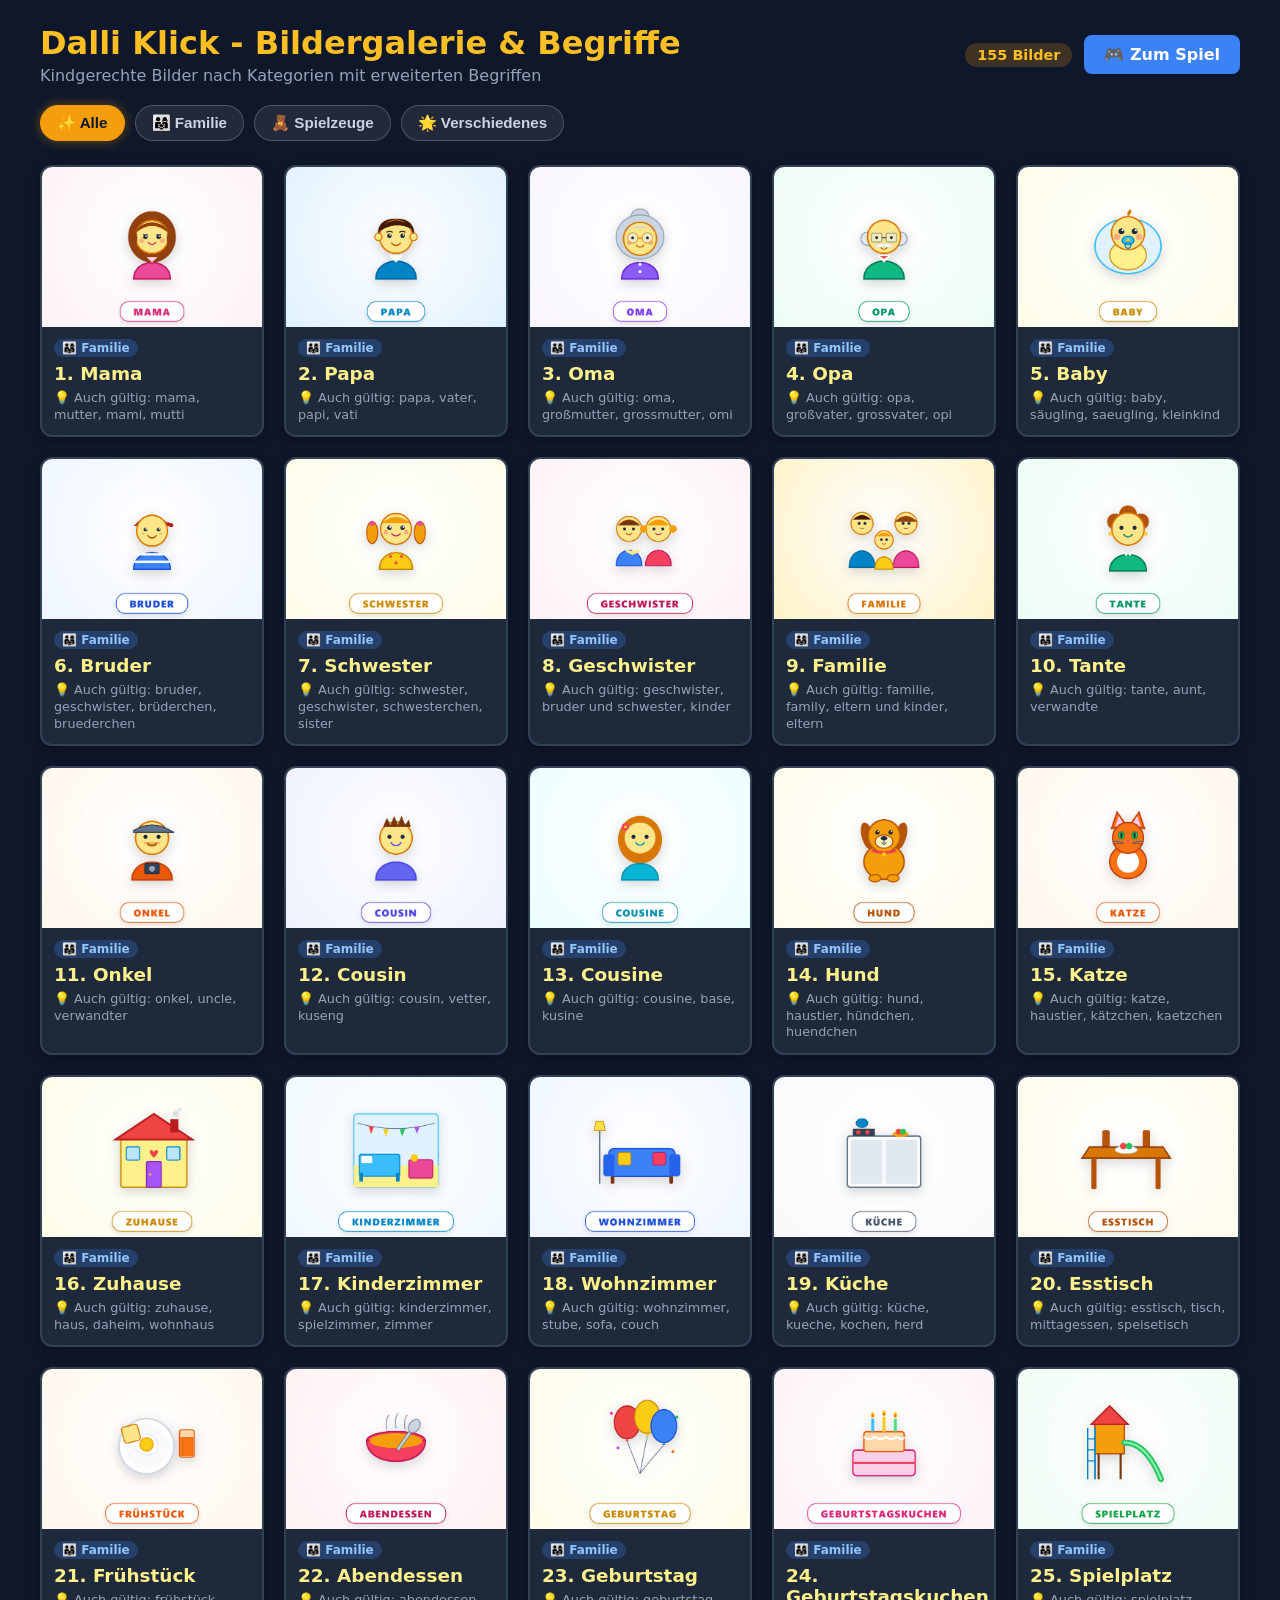
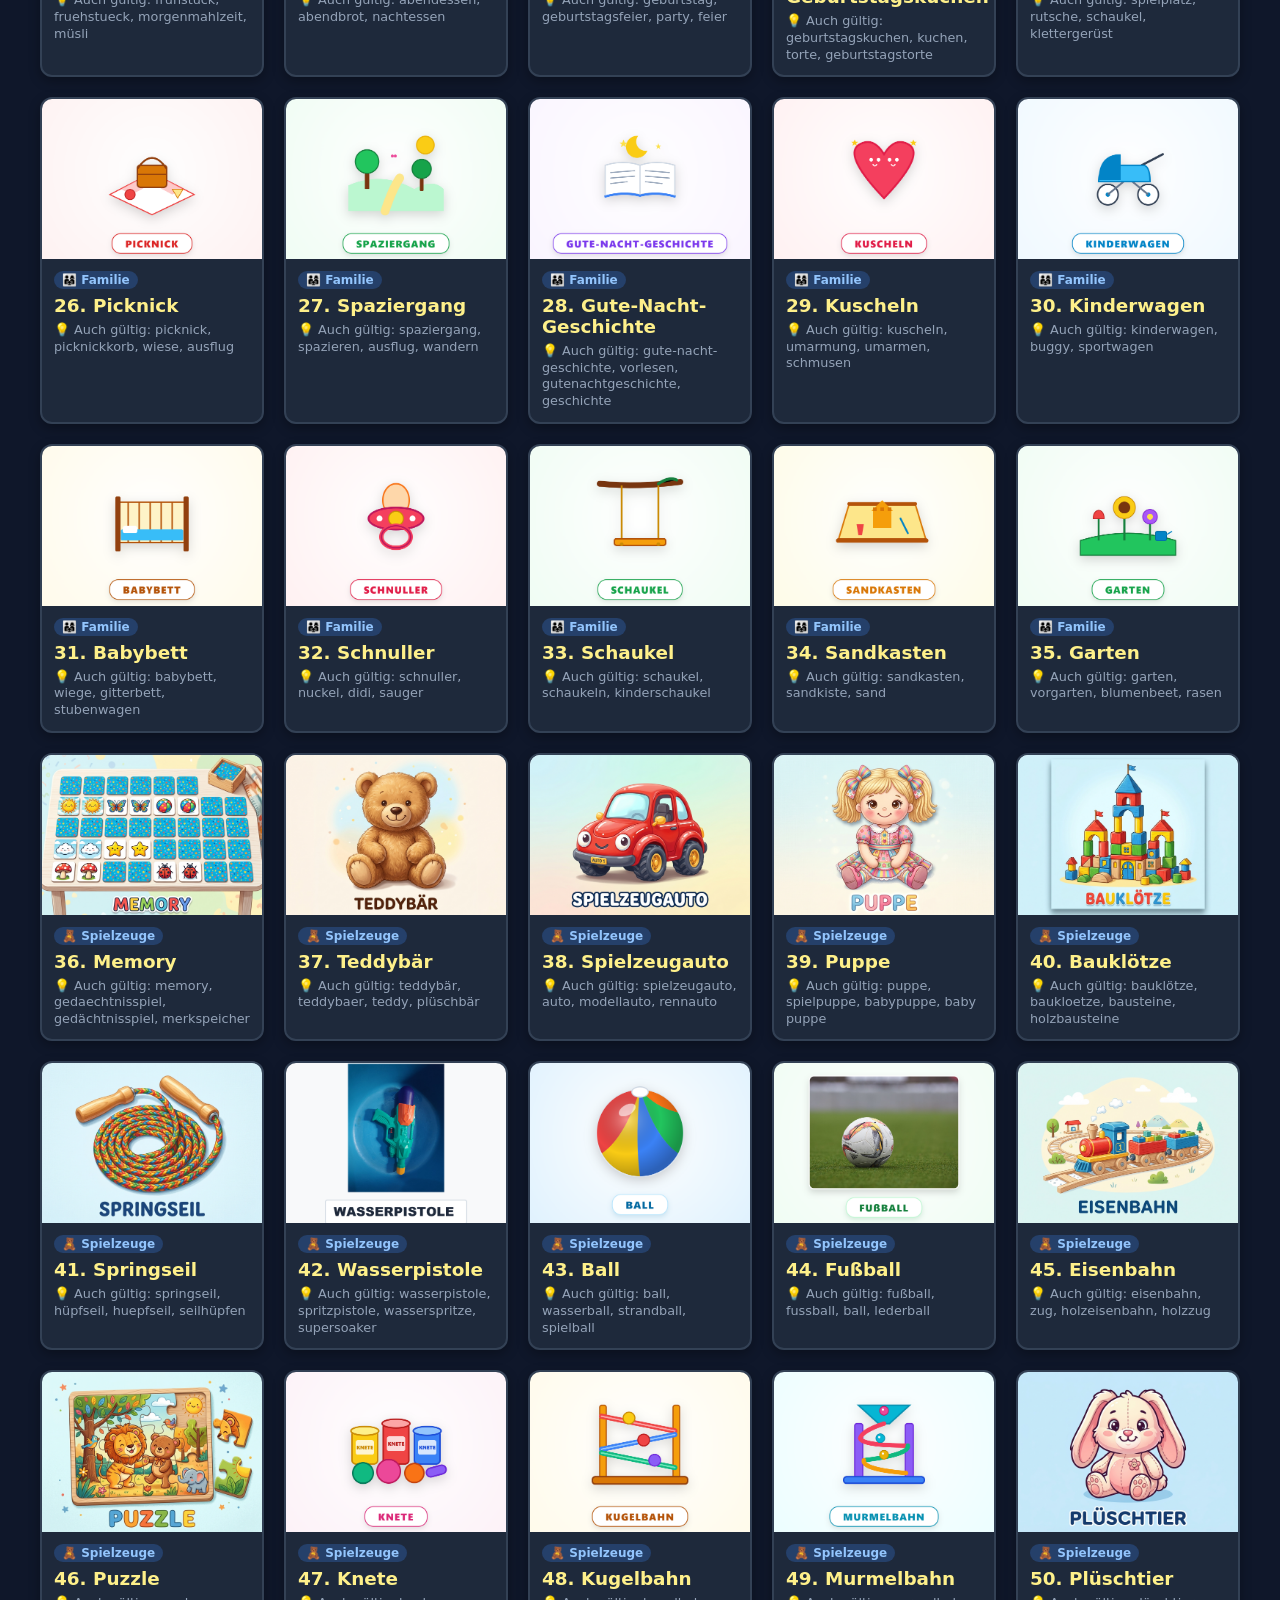
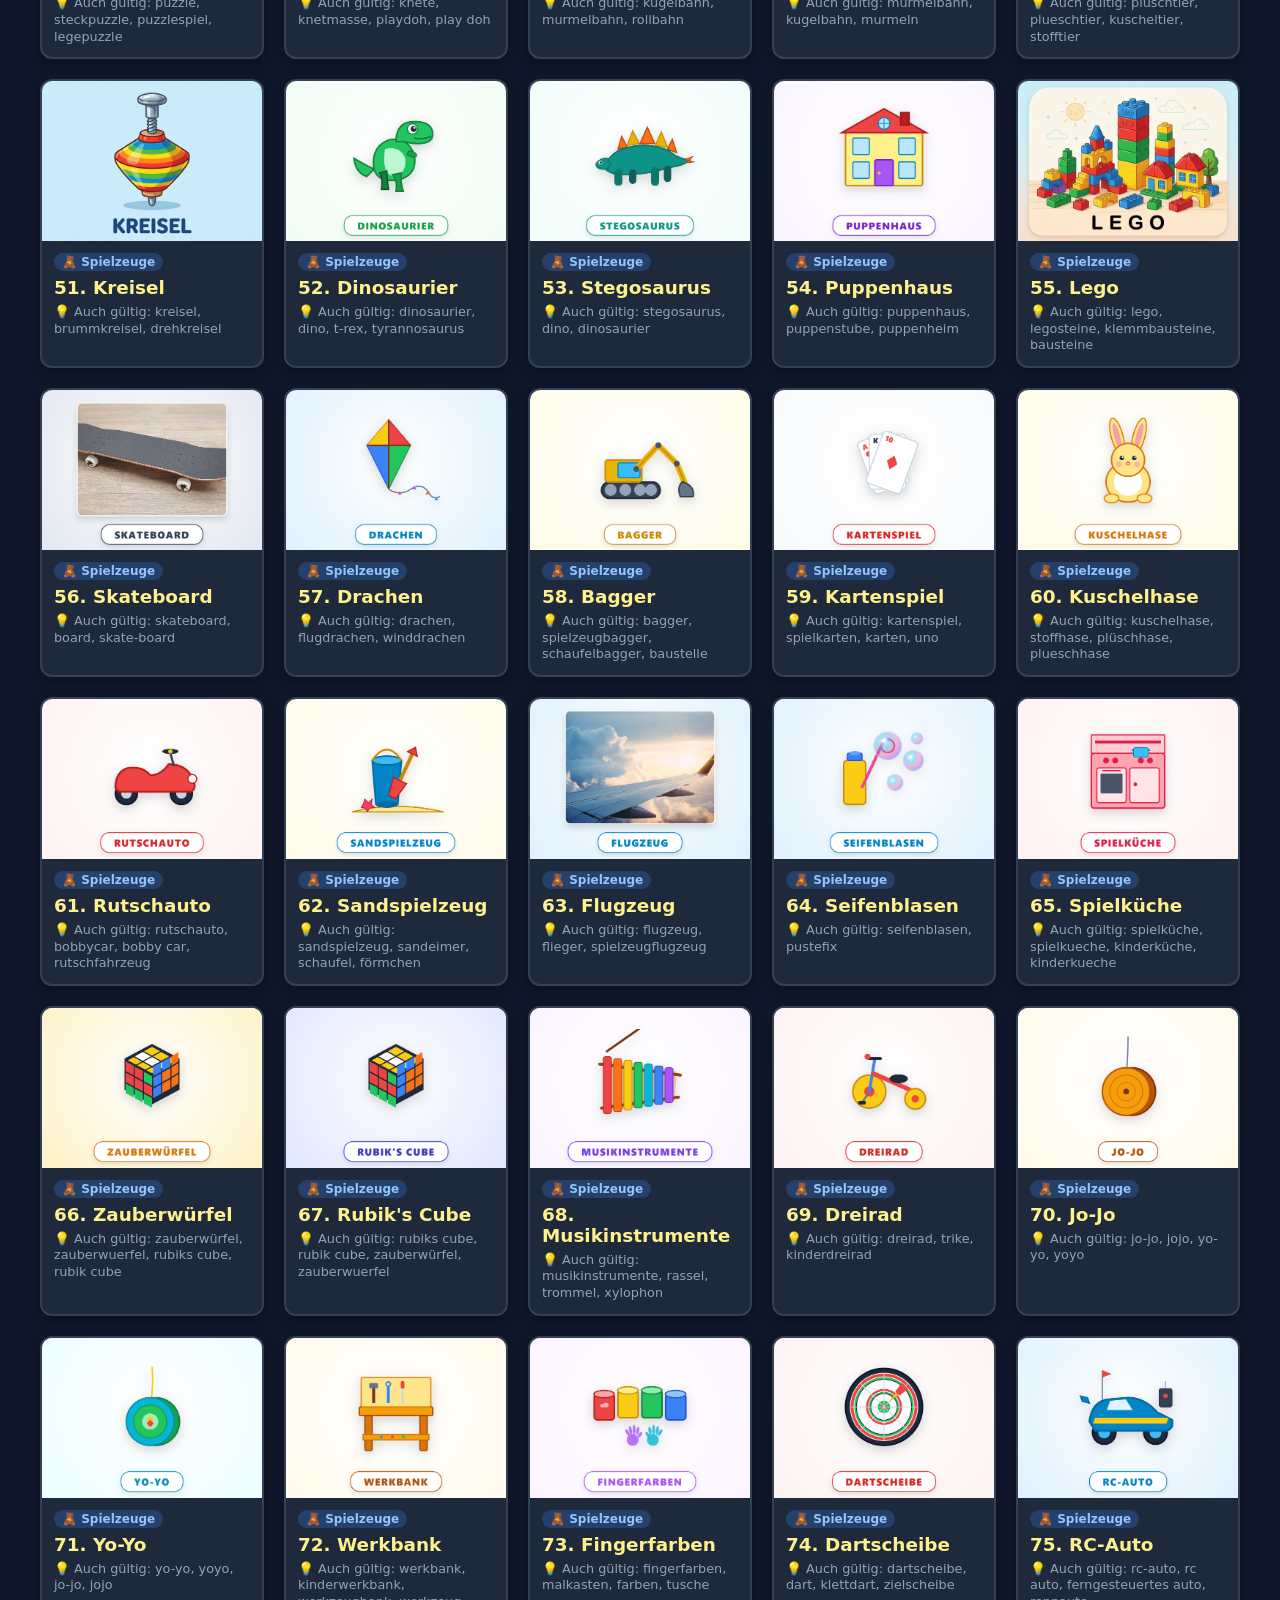
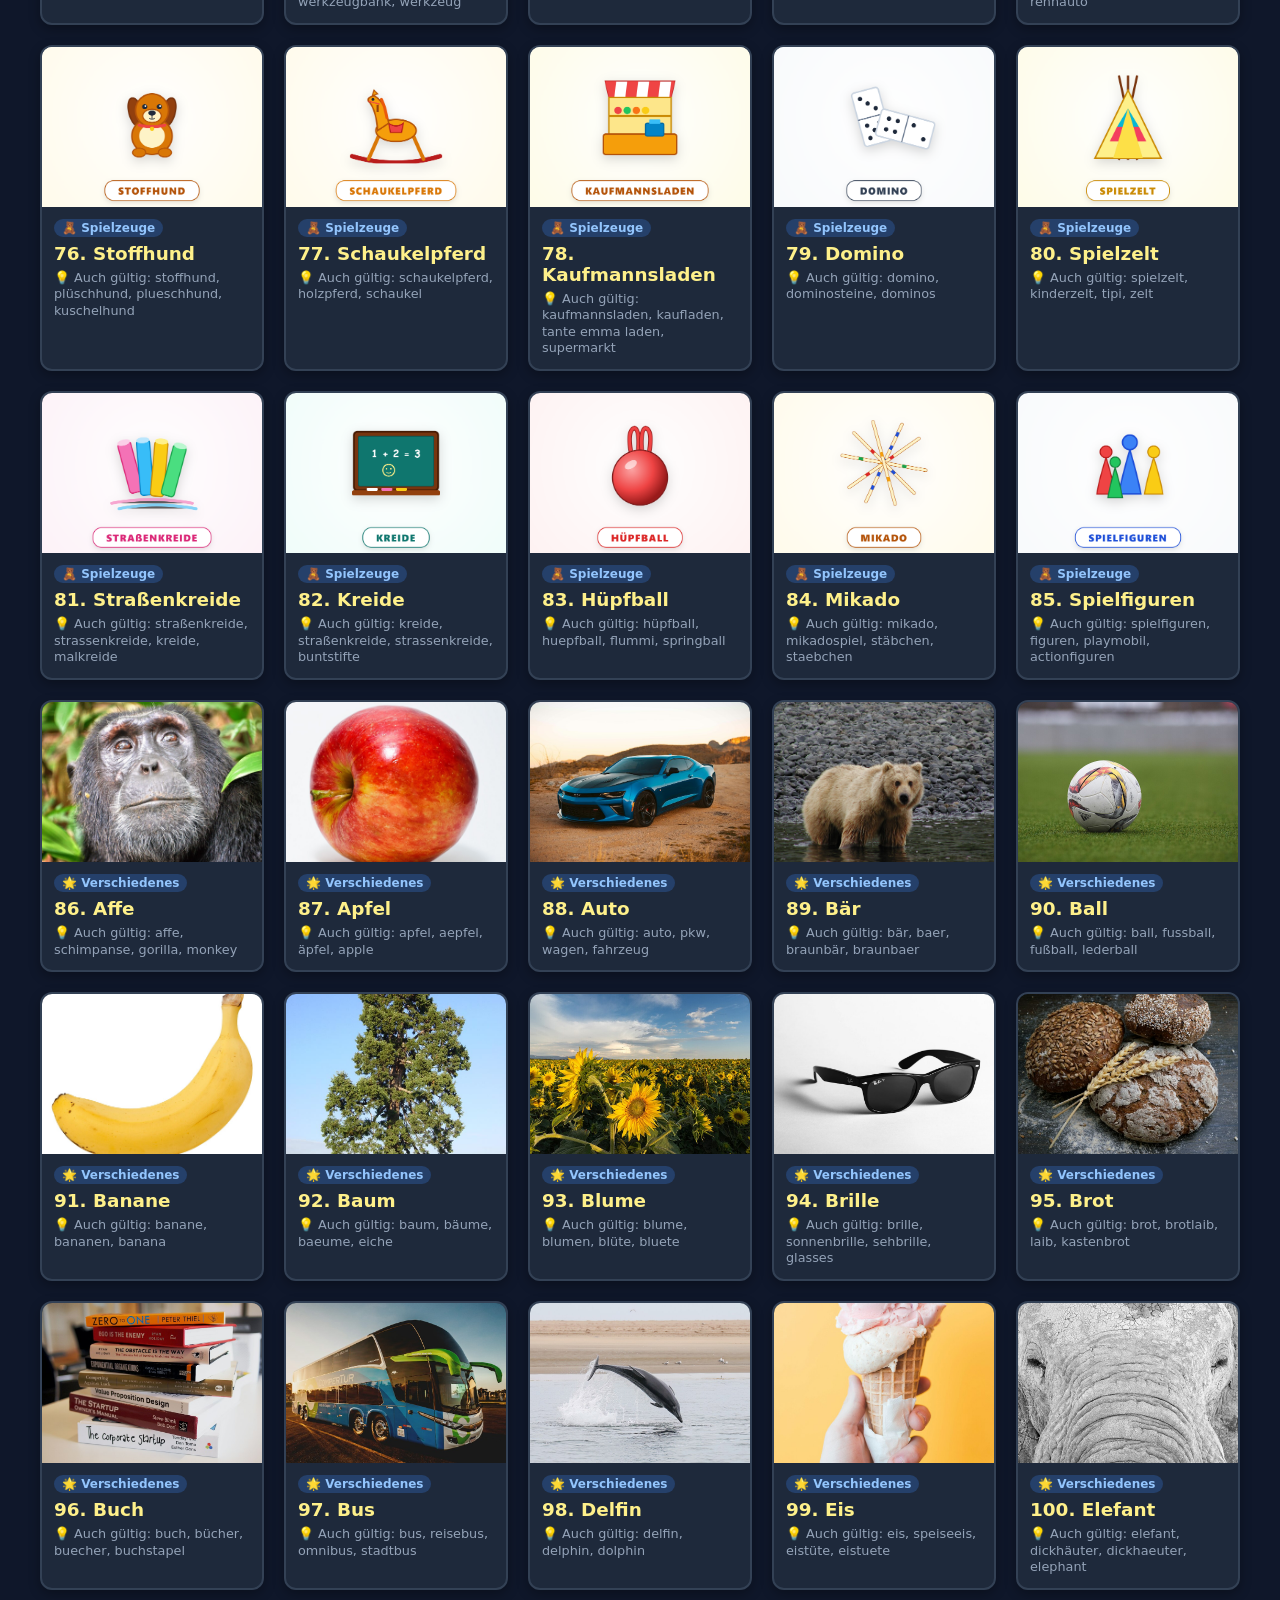
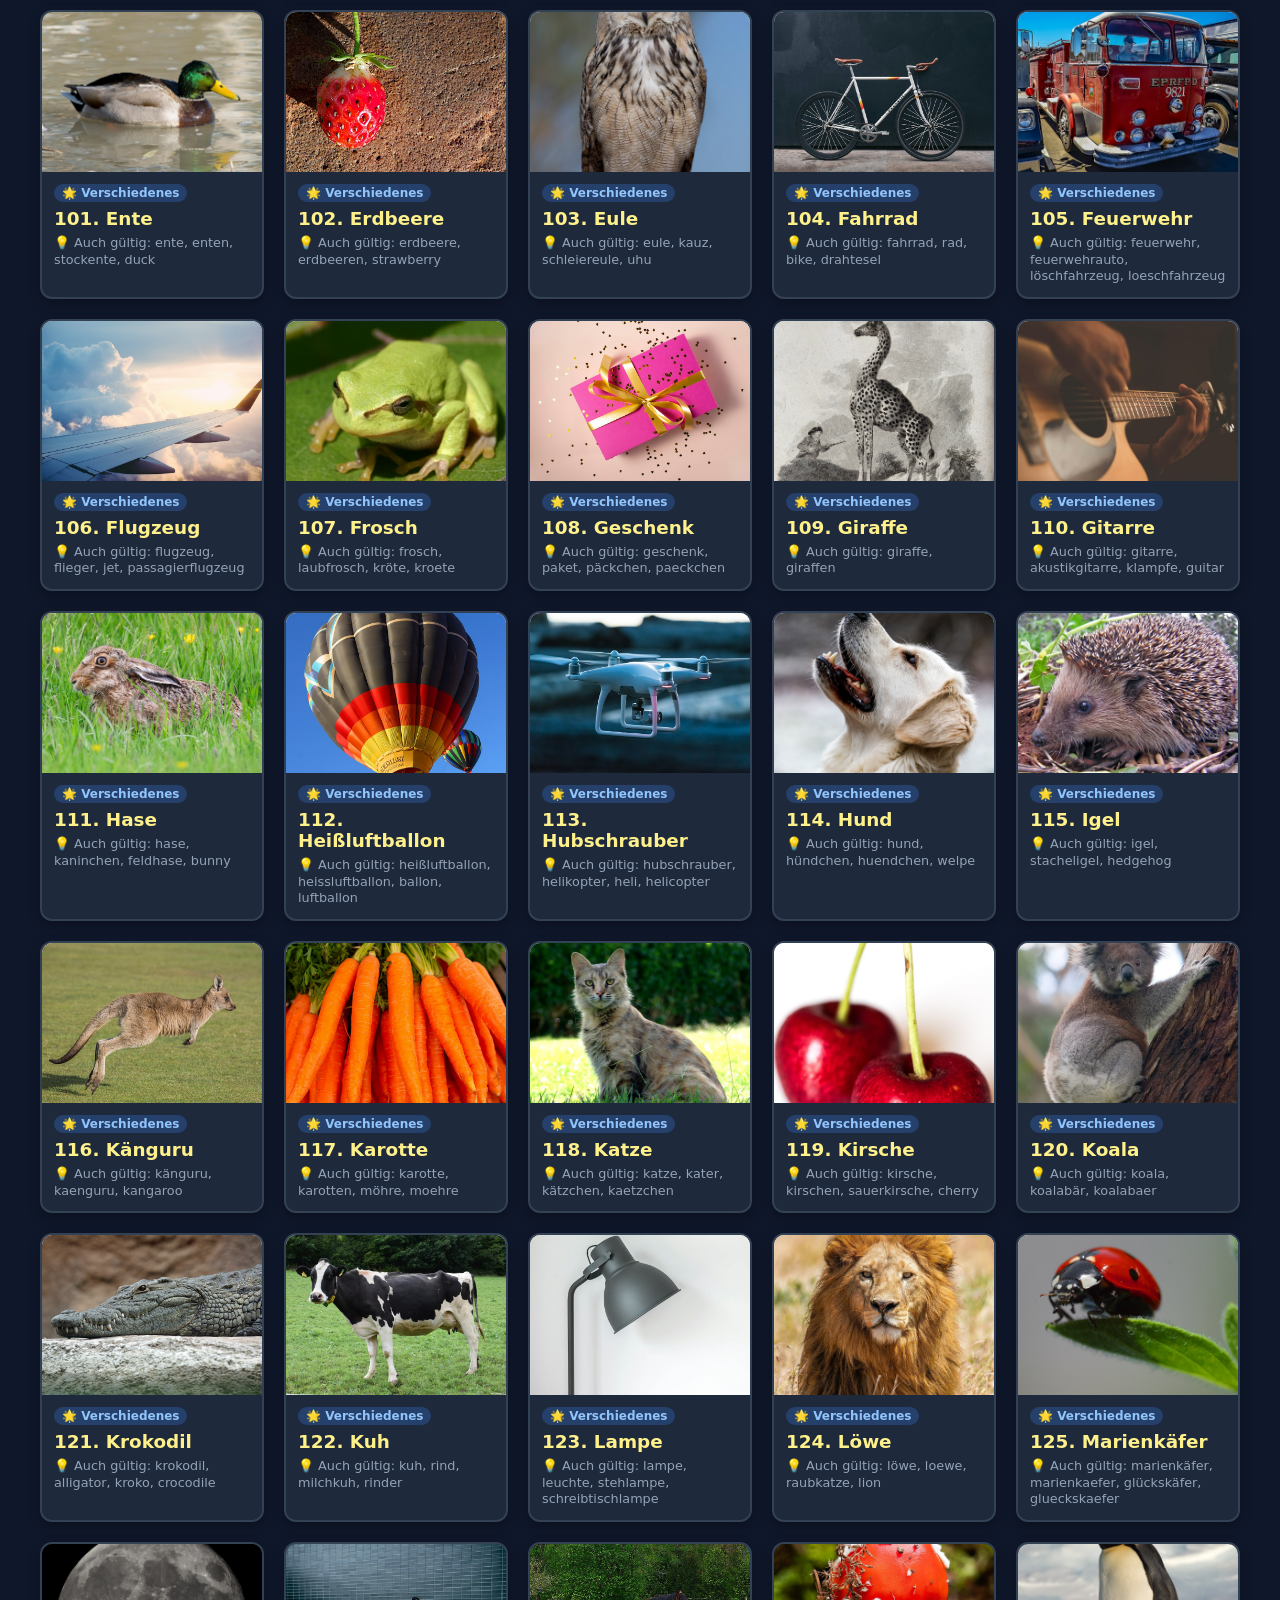
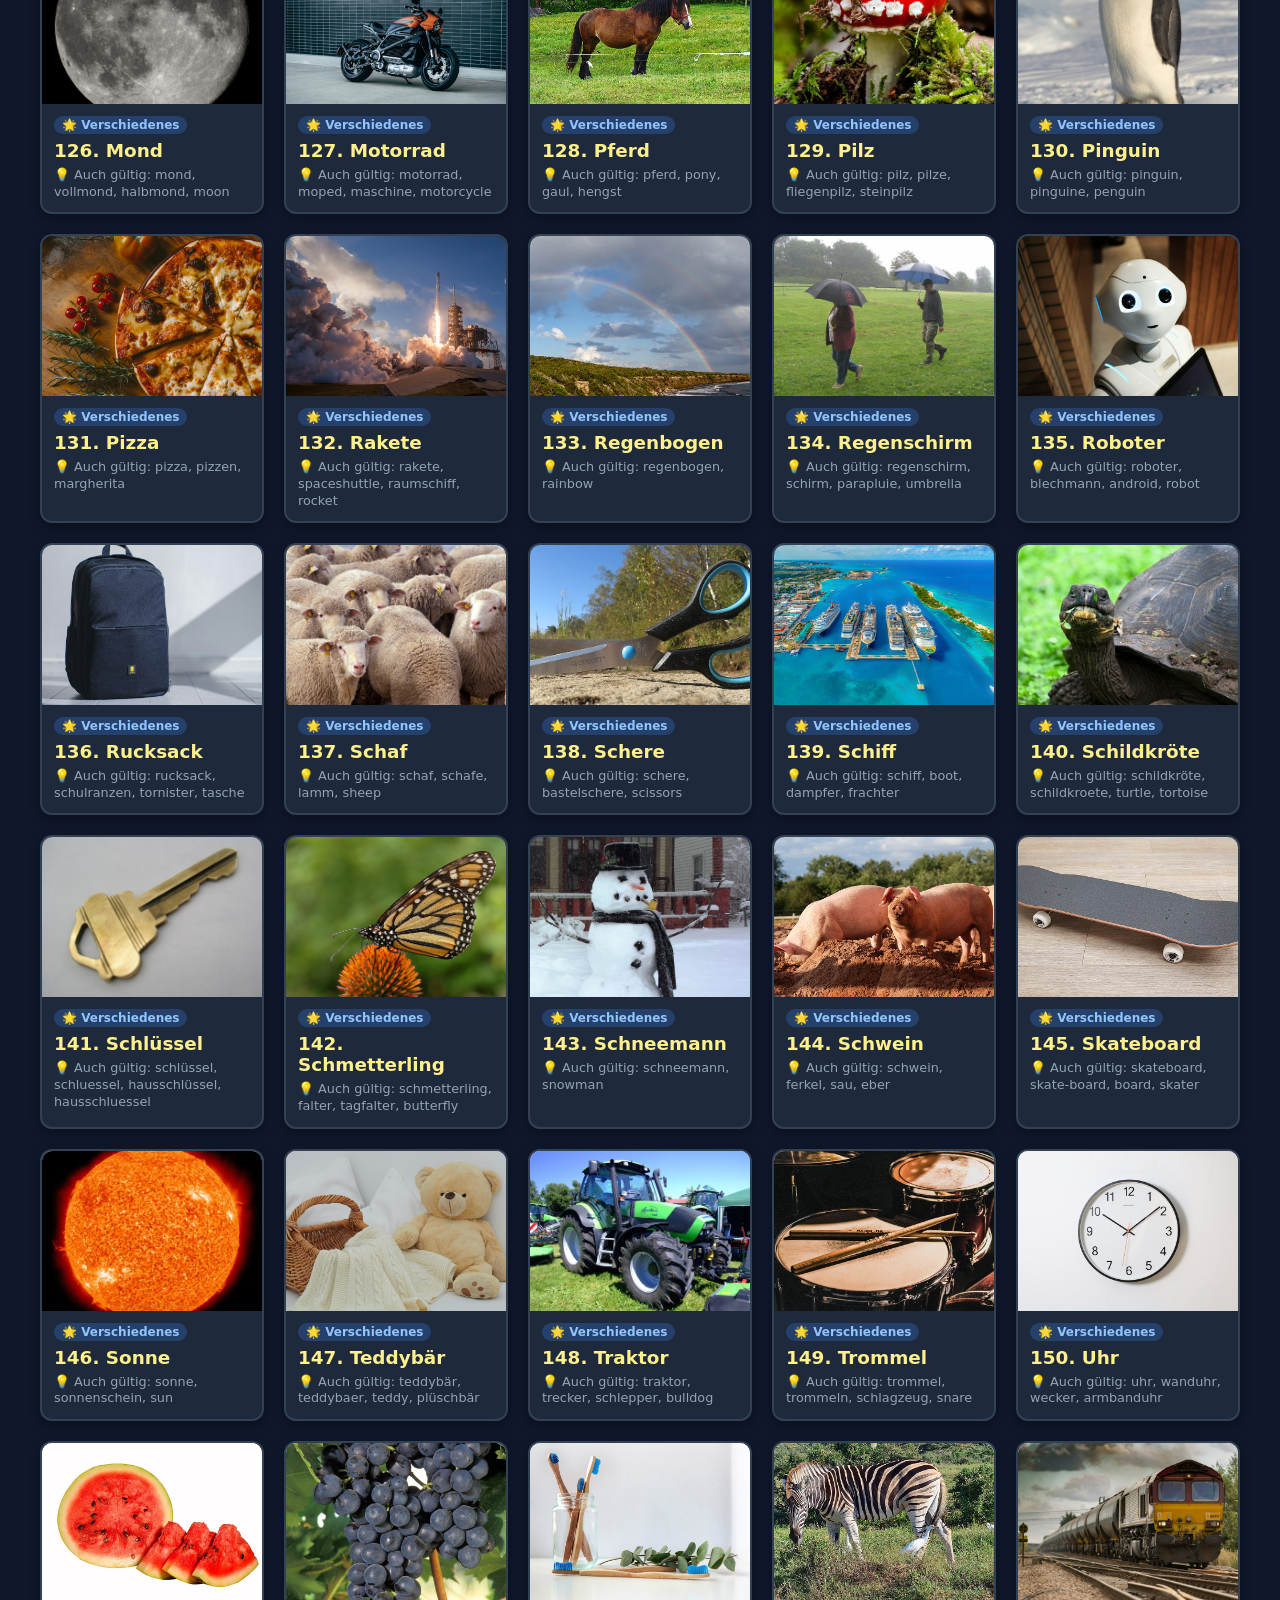
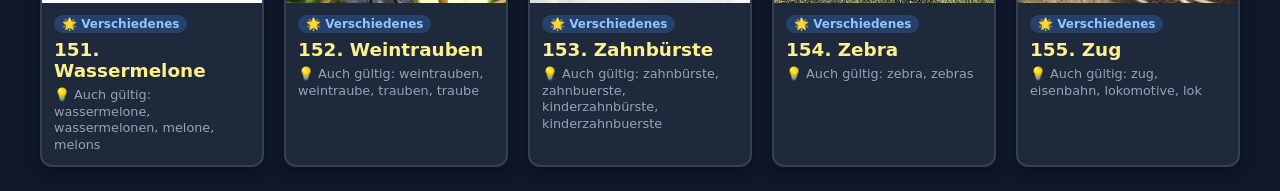
<file: galerie.html>
<!DOCTYPE html>
<html lang="de">
<head>
  <meta charset="UTF-8">
  <title>Bildergalerie & Begriffe - Dalli Klick</title>
  <style>
    body {
      font-family: 'Segoe UI', system-ui, -apple-system, sans-serif;
      background: #0f172a;
      color: #f8fafc;
      padding: 24px;
      margin: 0;
    }
    .header {
      max-width: 1200px;
      margin: 0 auto 20px;
      display: flex;
      justify-content: space-between;
      align-items: center;
      flex-wrap: wrap;
      gap: 16px;
    }
    h1 {
      margin: 0;
      color: #fbbf24;
      font-size: 2rem;
    }
    .btn-back {
      background: #3b82f6;
      color: white;
      text-decoration: none;
      padding: 10px 20px;
      border-radius: 8px;
      font-weight: bold;
      transition: background 0.2s;
    }
    .btn-back:hover { background: #2563eb; }
    
    .cat-bar {
      max-width: 1200px;
      margin: 0 auto 24px;
      display: flex;
      flex-wrap: wrap;
      gap: 10px;
      align-items: center;
    }
    .cat-btn {
      background: rgba(255, 255, 255, 0.08);
      border: 1px solid rgba(255, 255, 255, 0.2);
      color: #cbd5e1;
      padding: 8px 16px;
      border-radius: 20px;
      cursor: pointer;
      font-weight: 700;
      font-size: 0.95rem;
      transition: all 0.2s;
    }
    .cat-btn:hover {
      background: rgba(255, 255, 255, 0.18);
      color: white;
    }
    .cat-btn.active {
      background: #f59e0b;
      color: #0f172a;
      border-color: #f59e0b;
      box-shadow: 0 0 12px rgba(245, 158, 11, 0.4);
    }
    .cat-btn:disabled {
      opacity: 0.4;
      cursor: not-allowed;
    }

    .grid {
      display: grid;
      grid-template-columns: repeat(auto-fill, minmax(220px, 1fr));
      gap: 20px;
      max-width: 1200px;
      margin: 0 auto;
    }
    .card {
      background: #1e293b;
      border-radius: 12px;
      overflow: hidden;
      box-shadow: 0 4px 12px rgba(0,0,0,0.3);
      display: flex;
      flex-direction: column;
      border: 2px solid #334155;
      transition: transform 0.2s, border-color 0.2s;
    }
    .card:hover {
      transform: translateY(-4px);
      border-color: #f59e0b;
    }
    .card img {
      width: 100%;
      height: 160px;
      object-fit: cover;
      background: #ffffff;
    }
    .card-body {
      padding: 12px;
      display: flex;
      flex-direction: column;
      gap: 6px;
    }
    .card .name {
      font-weight: 800;
      font-size: 1.15rem;
      color: #fef08a;
    }
    .card .category-badge {
      display: inline-block;
      align-self: flex-start;
      font-size: 0.75rem;
      font-weight: 700;
      background: rgba(59, 130, 246, 0.25);
      color: #93c5fd;
      padding: 2px 8px;
      border-radius: 10px;
    }
    .card .synonyms {
      font-size: 0.8rem;
      color: #94a3b8;
      line-height: 1.3;
    }
    .badge-count {
      background: rgba(245, 158, 11, 0.2);
      color: #fbbf24;
      padding: 4px 12px;
      border-radius: 20px;
      font-size: 0.9rem;
      font-weight: 700;
    }
    .empty-state {
      grid-column: 1 / -1;
      text-align: center;
      padding: 60px 20px;
      background: #1e293b;
      border-radius: 12px;
      border: 2px dashed #475569;
    }
  </style>
</head>
<body>
  <div class="header">
    <div>
      <h1>Dalli Klick - Bildergalerie & Begriffe</h1>
      <p style="color: #94a3b8; margin: 4px 0 0;">Kindgerechte Bilder nach Kategorien mit erweiterten Begriffen</p>
    </div>
    <div style="display: flex; align-items: center; gap: 12px;">
      <span id="counter" class="badge-count">0 Bilder</span>
      <a href="index.html" class="btn-back">🎮 Zum Spiel</a>
    </div>
  </div>

  <div id="cat-bar" class="cat-bar">
    <!-- Kategorie-Filter-Buttons -->
  </div>

  <div id="grid" class="grid"></div>

  <script src="bilder.js"></script>
  <script>
    const grid = document.getElementById('grid');
    const counter = document.getElementById('counter');
    const catBar = document.getElementById('cat-bar');

    let allCategories = {};
    if (window.BILDER_KATEGORIEN) {
      allCategories = window.BILDER_KATEGORIEN;
    } else if (window.BILDER_LISTE) {
      allCategories = { "Verschiedenes": window.BILDER_LISTE };
    }

    const catIcons = {
      'Alle': '✨',
      'Familie': '👨‍👩‍👧',
      'Spielzeuge': '🧸',
      'Verschiedenes': '🌟'
    };

    let currentFilter = 'Alle';

    function renderFilterButtons() {
      catBar.innerHTML = '';

      // Button für "Alle"
      const allBtn = document.createElement('button');
      allBtn.className = `cat-btn ${currentFilter === 'Alle' ? 'active' : ''}`;
      allBtn.textContent = '✨ Alle';
      allBtn.addEventListener('click', () => { currentFilter = 'Alle'; renderFilterButtons(); renderGrid(); });
      catBar.appendChild(allBtn);

      const keys = ['Familie', 'Spielzeuge', 'Verschiedenes', ...Object.keys(allCategories).filter(k => !['Familie', 'Spielzeuge', 'Verschiedenes'].includes(k))];

      keys.forEach(k => {
        const list = allCategories[k] || [];
        const count = list.length;
        const icon = catIcons[k] || '📁';
        const btn = document.createElement('button');
        btn.className = `cat-btn ${currentFilter === k ? 'active' : ''}`;
        btn.textContent = `${icon} ${k}`;
        if (count === 0) {
          btn.disabled = true;
          btn.title = 'Keine Bilder in dieser Kategorie';
        } else {
          btn.addEventListener('click', () => { currentFilter = k; renderFilterButtons(); renderGrid(); });
        }
        catBar.appendChild(btn);
      });
    }

    function renderGrid() {
      grid.innerHTML = '';
      let itemsToShow = [];

      if (currentFilter === 'Alle') {
        Object.keys(allCategories).forEach(cat => {
          (allCategories[cat] || []).forEach(item => {
            itemsToShow.push({ ...item, category: cat });
          });
        });
      } else {
        itemsToShow = (allCategories[currentFilter] || []).map(item => ({ ...item, category: currentFilter }));
      }

      counter.textContent = `${itemsToShow.length} Bilder`;

      if (itemsToShow.length === 0) {
        grid.innerHTML = `
          <div class="empty-state">
            <h2 style="color: #fbbf24; margin-bottom: 8px;">Keine Bilder in Kategorie „${currentFilter}“</h2>
            <p style="color: #94a3b8;">Kopiere Bilder in den Ordner <code>bilder/${currentFilter}/</code> und aktualisiere die Bilderliste.</p>
          </div>
        `;
        return;
      }

      itemsToShow.forEach((item, idx) => {
        const card = document.createElement('div');
        card.className = 'card';
        const synList = item.alt && Array.isArray(item.alt) ? item.alt.slice(0, 4).join(', ') : '';
        const imgSrc = item.file.startsWith('http') ? item.file : (item.file.includes('/') ? `bilder/${item.file}` : `bilder/${item.category}/${item.file}`);
        card.innerHTML = `
          <img src="${imgSrc}" alt="${item.name}" loading="lazy">
          <div class="card-body">
            <span class="category-badge">${catIcons[item.category] || '📁'} ${item.category}</span>
            <div class="name">${idx + 1}. ${item.name}</div>
            <div class="synonyms">${synList ? '💡 Auch gültig: ' + synList : ''}</div>
          </div>
        `;
        grid.appendChild(card);
      });
    }

    renderFilterButtons();
    renderGrid();
  </script>
</body>
</html>
</file>
